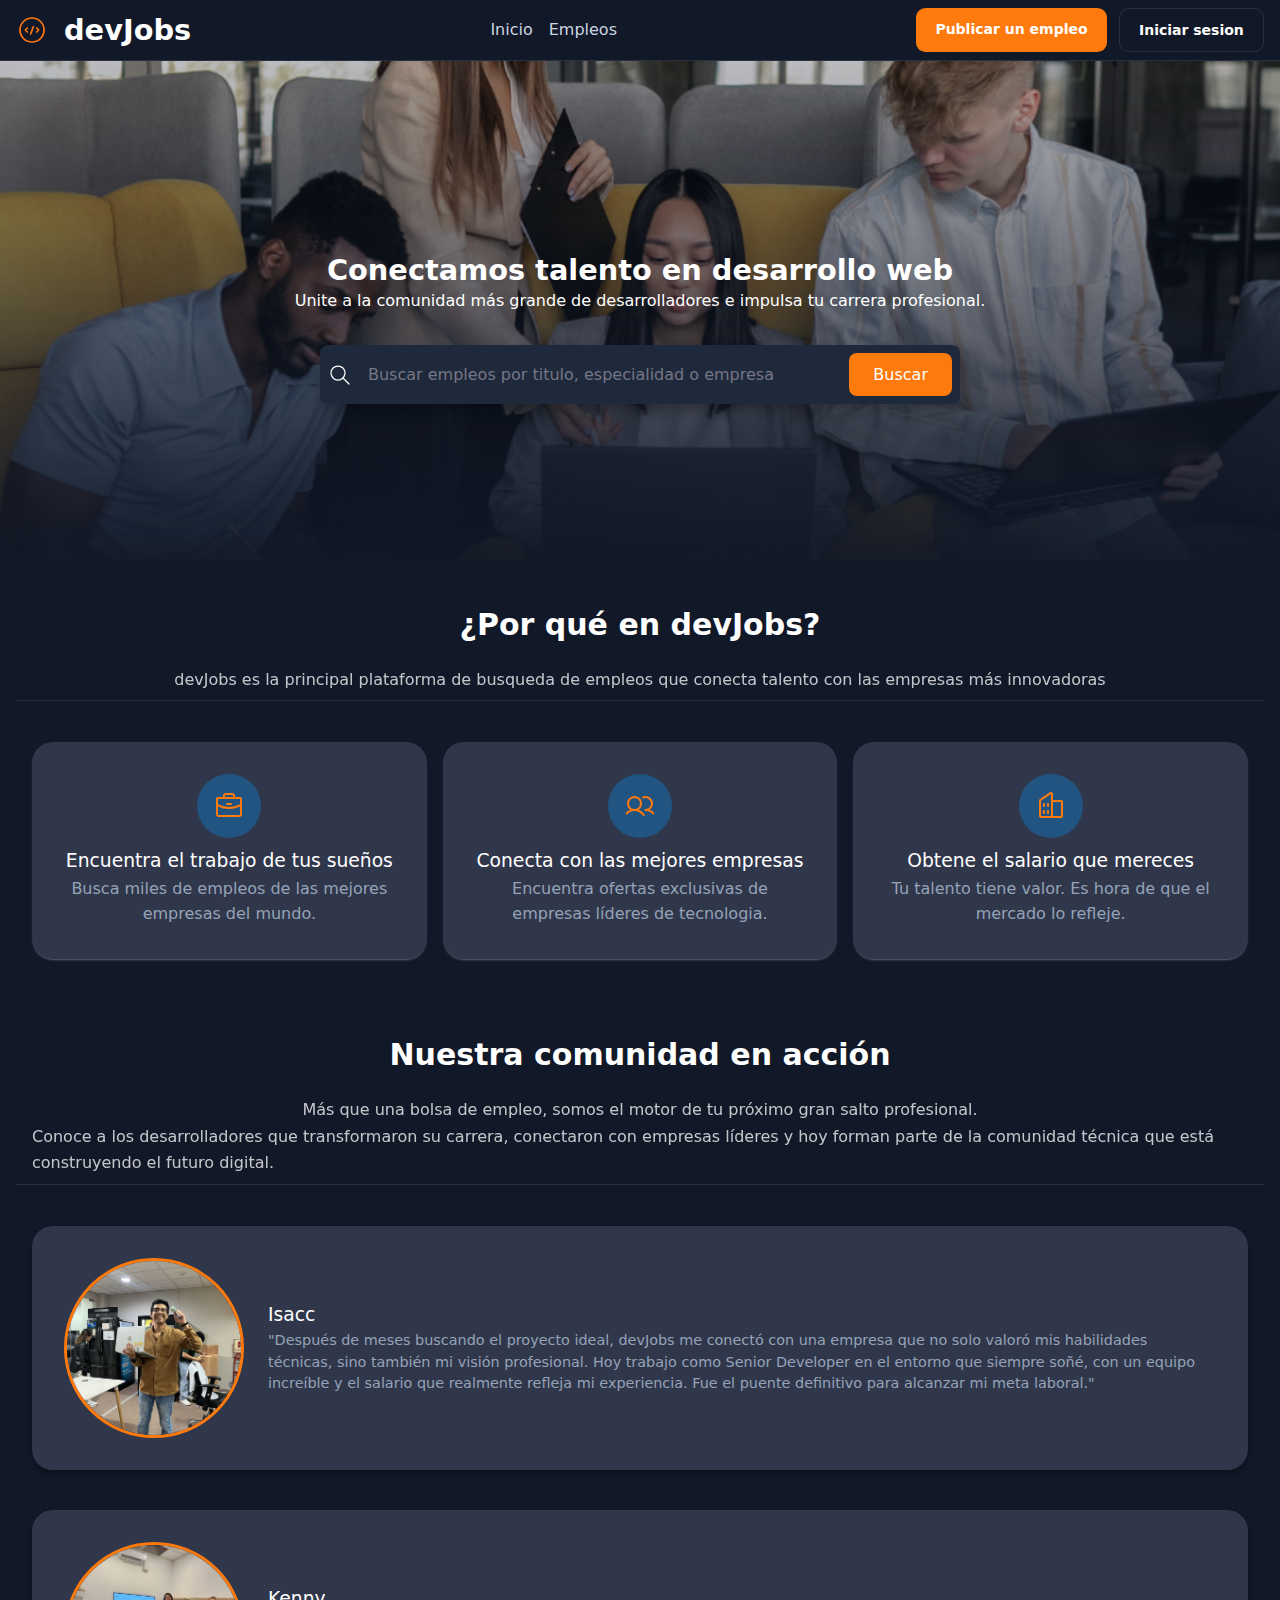
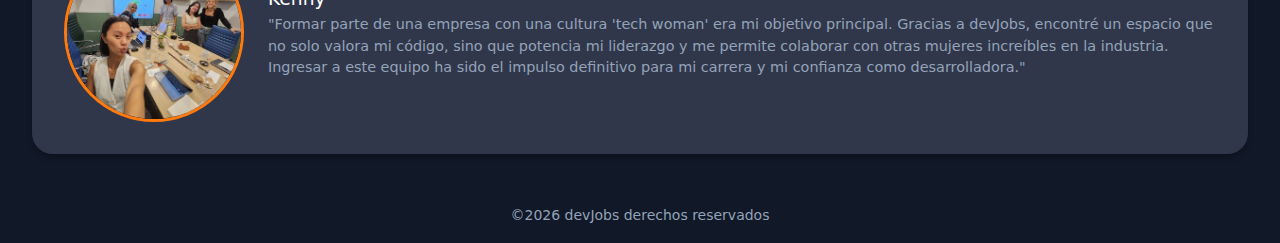
<file: devJobs/html-css/index.html>
<!DOCTYPE html>

<html>
    
    <head> 
        <title>devJobs-Inicio</title>
        <meta  charset="UTF-8"/>
        <meta name="description" content="Encuentra las mejores ofertas de trabajo para desarrolladores en devJobs">
        <link rel="stylesheet" href="styles.css" />
    </head>

<body>
    <header>
        <h1>
            <svg xmlns="http://www.w3.org/2000/svg" width="24" height="24" viewBox="0 0 24 24" fill="none" stroke="currentColor" stroke-width="1.25" stroke-linecap="round" stroke-linejoin="round" class="icon icon-tabler icons-tabler-outline icon-tabler-code-circle-2"><path stroke="none" d="M0 0h24v24H0z" fill="none"/><path d="M8.5 13.5l-1.5 -1.5l1.5 -1.5" /><path d="M15.5 10.5l1.5 1.5l-1.5 1.5" /><path d="M3 12a9 9 0 1 0 18 0a9 9 0 1 0 -18 0" /><path d="M13 9.5l-2 5.5" />
            </svg>
            devJobs
        </h1>

        <nav>
            <a  href="index.html">Inicio</a>
            <a  href="empleos.html">Empleos</a>
        </nav>
        <div class="header-acciones">
            <a href="" class="btn-publicar">Publicar un empleo</a>
            <a href="" class="btn-iniciar">Iniciar sesion</a>
        </div>

    </header>
    <main>
        <section>
            <img src="../imagenes/developers.png"/>
            <h1>Conectamos talento en desarrollo web </h1>
            <p>Unite a la comunidad más grande de desarrolladores e impulsa tu carrera profesional.</p>

            <form role="search">
                <div>
                <svg xmlns="http://www.w3.org/2000/svg" width="24" height="24" viewBox="0 0 24 24" fill="none" stroke="currentColor" stroke-width="1.25" stroke-linecap="round" stroke-linejoin="round" class="icon icon-tabler icons-tabler-outline icon-tabler-search"><path stroke="none" d="M0 0h24v24H0z" fill="none"/><path d="M3 10a7 7 0 1 0 14 0a7 7 0 1 0 -14 0" /><path d="M21 21l-6 -6" /></svg>
                <input type="text" placeholder="Buscar empleos por titulo, especialidad o empresa">
                <button type="submit">Buscar</button>
                </div>
            </form>
        </section>

        <section>
            <header>
                <h2>¿Por qué en devJobs?</h2>
                <p>devJobs es la principal plataforma de busqueda de empleos que conecta talento con las empresas más innovadoras</p>
            </header>
            
            <footer>

            <article> 
                <svg fill="currentColor" height="32" viewBox="0 0 256 256" width="32" xmlns="http://www.w3.org/2000/svg"
            aria-hidden="true">
            <path
            d="M216,56H176V48a24,24,0,0,0-24-24H104A24,24,0,0,0,80,48v8H40A16,16,0,0,0,24,72V200a16,16,0,0,0,16,16H216a16,16,0,0,0,16-16V72A16,16,0,0,0,216,56ZM96,48a8,8,0,0,1,8-8h48a8,8,0,0,1,8,8v8H96ZM216,72v41.61A184,184,0,0,1,128,136a184.07,184.07,0,0,1-88-22.38V72Zm0,128H40V131.64A200.19,200.19,0,0,0,128,152a200.25,200.25,0,0,0,88-20.37V200ZM104,112a8,8,0,0,1,8-8h32a8,8,0,0,1,0,16H112A8,8,0,0,1,104,112Z">
            </path>
        </svg>
            <h3>Encuentra el trabajo de tus sueños</h3>
            <p>Busca miles de empleos de las mejores empresas del mundo.</p>
        </article>

        <article> 
            <svg fill="currentColor" height="32" viewBox="0 0 256 256" width="32" xmlns="http://www.w3.org/2000/svg"
            aria-hidden="true">
            <path
              d="M117.25,157.92a60,60,0,1,0-66.5,0A95.83,95.83,0,0,0,3.53,195.63a8,8,0,1,0,13.4,8.74,80,80,0,0,1,134.14,0,8,8,0,0,0,13.4-8.74A95.83,95.83,0,0,0,117.25,157.92ZM40,108a44,44,0,1,1,44,44A44.05,44.05,0,0,1,40,108Zm210.14,98.7a8,8,0,0,1-11.07-2.33A79.83,79.83,0,0,0,172,168a8,8,0,0,1,0-16,44,44,0,1,0-16.34-84.87,8,8,0,1,1-5.94-14.85,60,60,0,0,1,55.53,105.64,95.83,95.83,0,0,1,47.22,37.71A8,8,0,0,1,250.14,206.7Z">
            </path>
            </svg>
            <h3>Conecta con las mejores empresas</h3>
            <p>Encuentra ofertas exclusivas de empresas líderes de tecnologia.</p>
        </article>

        <article> 
             <svg fill="currentColor" height="32" viewBox="0 0 256 256" width="32" xmlns="http://www.w3.org/2000/svg"
            aria-hidden="true">
            <path
              d="M240,208H224V96a16,16,0,0,0-16-16H144V32a16,16,0,0,0-24.88-13.32L39.12,72A16,16,0,0,0,32,85.34V208H16a8,8,0,0,0,0,16H240a8,8,0,0,0,0-16ZM208,96V208H144V96ZM48,85.34,128,32V208H48ZM112,112v16a8,8,0,0,1-16,0V112a8,8,0,1,1,16,0Zm-32,0v16a8,8,0,0,1-16,0V112a8,8,0,1,1,16,0Zm0,56v16a8,8,0,0,1-16,0V168a8,8,0,0,1,16,0Zm32,0v16a8,8,0,0,1-16,0V168a8,8,0,0,1,16,0Z">
            </path>
          </svg>
            <h3>Obtene el salario que mereces </h3>
            <p>Tu talento tiene valor. Es hora de que el mercado lo refleje.</p>
        </article>
       </footer>
   </section>

    <section>
         <header>
                <h2>Nuestra comunidad en acción</h2>
                <p>Más que una bolsa de empleo, somos el motor de tu próximo gran salto profesional. </p>
                <p>Conoce a los desarrolladores que transformaron su carrera, conectaron con empresas líderes y hoy forman parte de la comunidad técnica que está construyendo el futuro digital.</p>
            </header>
        <footer>

        <article>
        <img src="../imagenes/employee.jpg" alt="">
        <div  class="testimonial-content"> 
        <h3>Isacc</h3>
        <p>"Después de meses buscando el proyecto ideal, devJobs me conectó con una empresa que no solo valoró mis habilidades técnicas, sino también mi visión profesional. Hoy trabajo como Senior Developer en el entorno que siempre soñé, con un equipo increíble y el salario que realmente refleja mi experiencia. Fue el puente definitivo para alcanzar mi meta laboral."</p>
        </div>
    </article>
            <article>
            <img src="../imagenes/team.jpg" alt="">
            <div  class="testimonial-content">
            <h3>Kenny</h3>
            <p>"Formar parte de una empresa con una cultura 'tech woman' era mi objetivo principal. Gracias a devJobs, encontré un espacio que no solo valora mi código, sino que potencia mi liderazgo y me permite colaborar con otras mujeres increíbles en la industria. Ingresar a este equipo ha sido el impulso definitivo para mi carrera y mi confianza como desarrolladora."</p>
            </div>
        </article>
        </footer>
    </section>

    </main>
    <footer>
        <small>&copy;2026 devJobs derechos reservados</small>
    </footer>
    
</body>

</html>
</file>
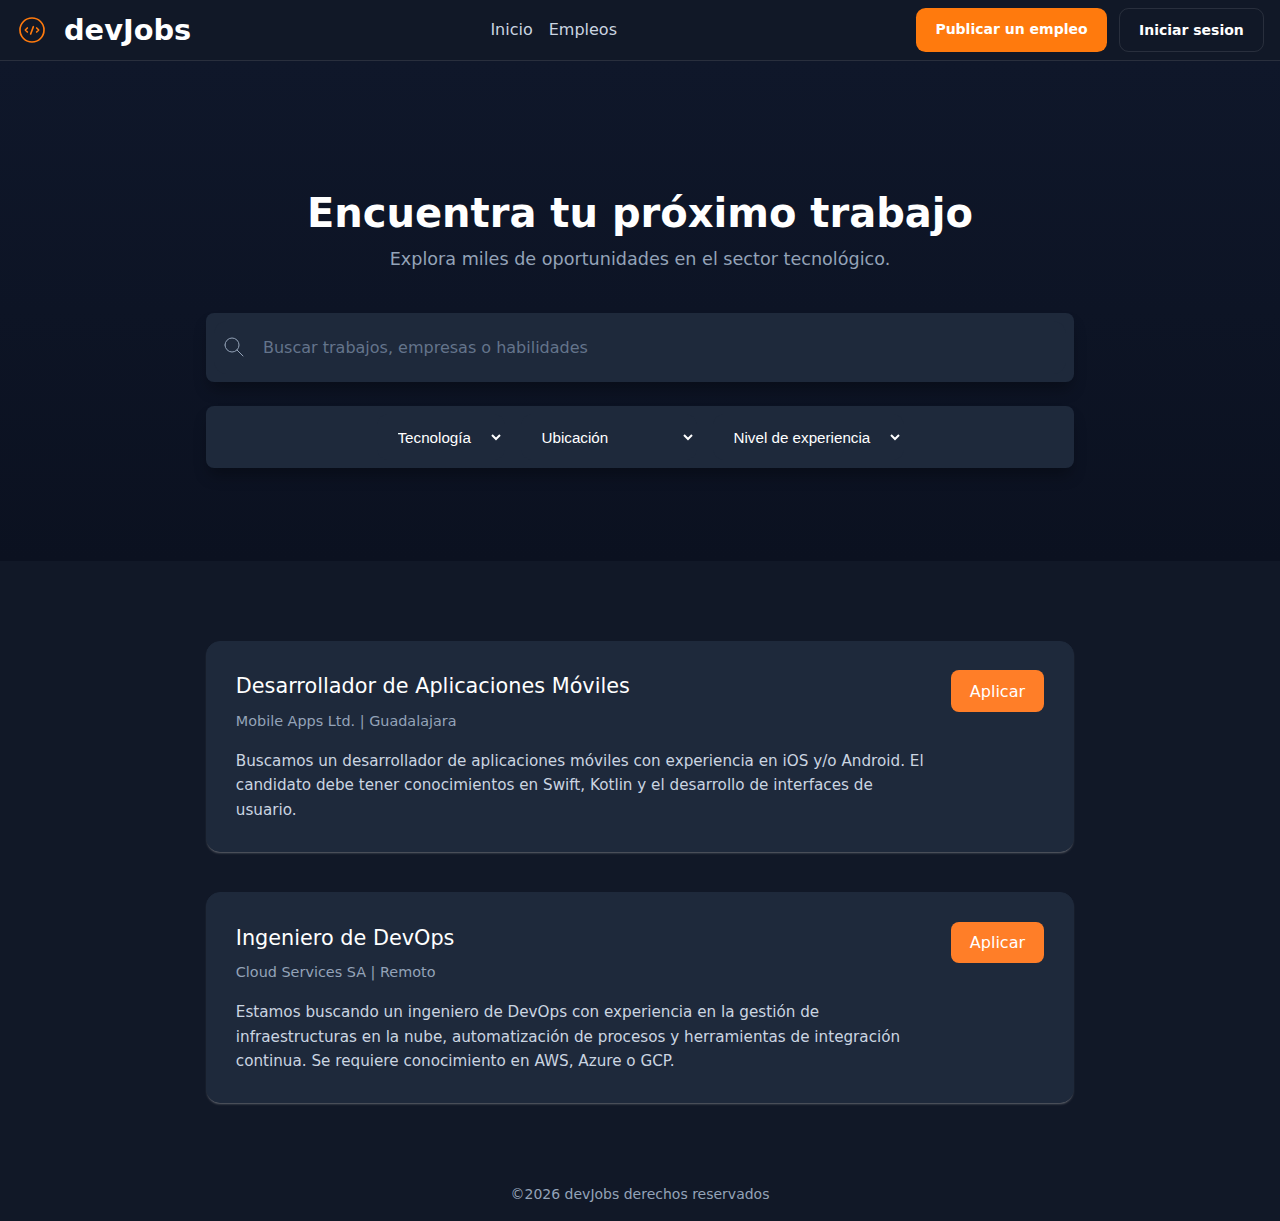
<file: devJobs/html-css/empleos.html>
<html lang="en">

<head>
    <title>devJobs-Empleos</title>
        <meta  charset="UTF-8"/>
        <meta name="description" content="Listado con empleos y filtros para encontrar el puesto ideal">
        <link rel="stylesheet" href="./styles.css" />
    </head>

<body>
    <header>
        <h1>
            <svg xmlns="http://www.w3.org/2000/svg" width="24" height="24" viewBox="0 0 24 24" fill="none" stroke="currentColor" stroke-width="1.25" stroke-linecap="round" stroke-linejoin="round" class="icon icon-tabler icons-tabler-outline icon-tabler-code-circle-2"><path stroke="none" d="M0 0h24v24H0z" fill="none"/><path d="M8.5 13.5l-1.5 -1.5l1.5 -1.5" /><path d="M15.5 10.5l1.5 1.5l-1.5 1.5" /><path d="M3 12a9 9 0 1 0 18 0a9 9 0 1 0 -18 0" /><path d="M13 9.5l-2 5.5" />
            </svg>
            devJobs
        </h1>

        <nav>
            <a  href="index.html">Inicio</a>
            <a  href="empleos.html">Empleos</a>
        </nav>
        <div class="header-acciones">
            <a href="" class="btn-publicar">Publicar un empleo</a>
            <a href="" class="btn-iniciar">Iniciar sesion</a>
        </div>

    </header>
    <main>
    <section class="jobs-search">
    <h1>Encuentra tu próximo trabajo</h1>
    <p>Explora miles de oportunidades en el sector tecnológico.</p>

    <form role="search">
      <div class="search-bar">
        <svg xmlns="https://www.w3.org/2000/svg"
             width="24"
             height="24"
             viewBox="0 0 24 24"
             fill="none"
             stroke="currentColor"
             stroke-width="1"
             stroke-linecap="round"
             stroke-linejoin="round"
             class="icon icon-tabler icons-tabler-outline icon-tabler-search">
             
          <path stroke="none" d="M0 0h24v24H0z" fill="none" />
          <path d="M10 10m-7 0a7 7 0 1 0 14 0a7 7 0 1 0 -14 0" />
          <path d="M21 21l-6 -6" />
        </svg>

        <input
          required
          type="text"
          placeholder="Buscar trabajos, empresas o habilidades">
      </div>

      <div class="search-filters">
        <select name="technology" id="technology">
          <option value="">Tecnología</option>
          <option value="javascript">JavaScript</option>
          <option value="python">Python</option>
          <option value="java">Java</option>
          <option value="react">React</option>
          <option value="nodejs">Node.js</option>
        </select>

        <select name="location" id="location">
          <option value="">Ubicación</option>
          <option value="remoto">Remoto</option>
          <option value="guadalajara">Argentina</option>
          <option value="cdmx">Ciudad de México</option>
          <option value="guadalajara">Guadalajara</option>
          <option value="monterrey">Monterrey</option>
          <option value="barcelona">Barcelona</option>
        </select>

        <select name="experience" id="experience">
          <option value="">Nivel de experiencia</option>
          <option value="junior">Junior</option>
          <option value="mid">Mid-level</option>
          <option value="senior">Senior</option>
          <option value="lead">Lead</option> 
        </select>
      </div>
    </form>
  </section>
  <section class="jobs-listing">
    <article>
  <div>
    <h3>Desarrollador de Aplicaciones Móviles</h3>
    <small>Mobile Apps Ltd. | Guadalajara</small>
    <p>
      Buscamos un desarrollador de aplicaciones móviles con experiencia en iOS y/o Android.
      El candidato debe tener conocimientos en Swift, Kotlin y el desarrollo de interfaces de usuario.
    </p>
  </div>
  <button>Aplicar</button>
</article>

<article>
  <div>
    <h3>Ingeniero de DevOps</h3>
    <small>Cloud Services SA | Remoto</small>
    <p>
      Estamos buscando un ingeniero de DevOps con experiencia en la gestión de infraestructuras en la nube,
      automatización de procesos y herramientas de integración continua.
      Se requiere conocimiento en AWS, Azure o GCP.
    </p>
  </div>
  <button>Aplicar</button>
</article>


  </section>

    </main>
    <footer>
        <small>&copy;2026 devJobs derechos reservados</small>
    </footer>
</body>
</html>
</file>
<file: devJobs/html-css/styles.css>
* {
  margin: 0;
  padding: 0;
  box-sizing: border-box;
}


:root {
  --primary: #ff7a0d; 
  --primary-dark: #0a3d66;
  --primary-hover: #0d5ba8;
  --primary-light: #ff7a0d;
  --background: #111827; 
  --text-primary: #ffffff;
  --text-secondary: #cbd5e1;
  --text-muted: #94a3b8;
  --border: rgba(255, 255, 255, 0.1);
  --card-bg: #31374b; 
  --shadow: rgba(0, 0, 0, 0.3);
  --input-bg: #1e293b;
  --hsla-example: hsla(210, 100%, 56%, 1);
}



@font-face {
  font-family: 'Inter Variable';
  font-style: normal;
  font-display: swap;
  font-weight: 100 900;
  src: url(https://cdn.jsdelivr.net/fontsource/fonts/inter:vf@latest/latin-wght-normal.woff2) format('woff2-variations');
  unicode-range: U+0000-00FF,U+0131,U+0152-0153,U+02BB-02BC,U+02C6,U+02DA,U+02DC,U+0304,U+0308,U+0329,U+2000-206F,U+20AC,U+2122,U+2191,U+2193,U+2212,U+2215,U+FEFF,U+FFFD;
}


body {
  font-family: system-ui;
  background-color: var(--background);
  color: var(--text-primary);
  min-height: 100vh;
  display: flex;
  flex-direction: column;
  line-height: 1.6;
}

/* Títulos principales */
h1 {
  font-size: 1.8rem;
  line-height: 1.2;
  text-wrap: balance;
  display: flex;
  align-items: center;
  gap: 1rem;

  svg {
    width: 2rem;
    height: 2rem;
    color: var(--primary-light);
  }
}
  h1+ p {
  text-wrap: balance;
  margin-bottom: 2rem
}




/* Header */
header {
  border-bottom: 1px solid var(--border);
  background: var(--background);
  padding: .5rem 1rem;
  display: flex;
  align-items: center;
  justify-content: space-between;
  gap: 2rem;

  h2{
    font-size: 1.25rem;
    font-weight: 700;
    color: var(--text-primary);
  }
}

/* Navegación del header a otras páginas */
nav {
  align-items: center;
  gap: 1rem;
  display: flex;

  a {
    text-decoration: none;
    color: var(--text-secondary);
    transition: color 0.2s;
    font-weight: 500;

    &:hover, &:focus {
      color: var(--primary);
      outline: none;
    }
  }
}

/* Botones del Header */
header div a {
  padding: 0.5rem 1rem;
  border-radius: 0.5rem;
  background-color: #1E293B;
  color: var(--text-primary);
  display: inline-block;
  font-size: 0.875rem;
  font-weight: 700;
  text-decoration: none;
  /* TODO */
}
.header-acciones {
  display: flex;
  gap: 0.75rem;
}

/* Estilo base */
.header-acciones a {
  padding: 0.6rem 1.2rem;
  border-radius: 0.6rem;
  font-size: 0.875rem;
  font-weight: 600;
  text-decoration: none;
  transition: all 0.25s ease;
  display: inline-block;
}

/* Botón principal */
.btn-publicar{
  background-color: var(--primary);
  color: white;
}

.btn-publicar:hover {
  background-color: var(--primary-hover);
  transform: translateY(-2px);
  box-shadow: 0 8px 20px rgba(41, 61, 80, 0.35);
}

/* Botón secundario */
.btn-iniciar {
  border: 1px solid var(--border);
  color: var(--text-primary);
  background-color: transparent;
}

.btn-iniciar:hover {
  background-color: var(--card-bg);
  border-color: var(--primary);
  color: var(--primary);
}





/* Hero */
main > section:nth-child(1) {
  height: 500px;
  text-align: center;
  display: flex;
  flex-direction: column;
  justify-content: center;
  align-items: center;

  h1 {
    padding-top: 36px;
  }

  & > img {
    position: absolute;
    width: 100%;
    height: 100%;
    object-fit: cover;
    z-index: -1;
    left: 0;
    right: 0;
    mask-image: linear-gradient(to bottom, rgba(16, 25, 34, 1) 5%, rgba(16, 25, 34, 0) 80%);
  }
}

/* Formulario de Búsqueda */
form {
  max-width: 42rem;
  width: 100%;
  margin: 0 auto;
  padding-inline: 1rem;
}

form > div {
  display: flex;
  align-items: center;
  background-color: var(--input-bg);
  border-radius: 0.5rem;
  box-shadow: 0 10px 15px -3px var(--shadow);
  padding: 0.5rem;
  gap: 0.5rem;
}

form span {
  padding-left: 0.75rem;
  color: var(--text-muted);
  display: flex;
  align-items: center;
  flex-shrink: 0;
}

form input[type="text"] {
  flex: 1;
  background: transparent;
  border: none;
  outline: none;
  color: var(--text-primary);
  padding: 0.75rem 0.5rem;
  font-size: 1rem;
  font-family: inherit;
}

form input[type="text"]::placeholder {
  color: #767685;
}

button {
  padding: 0.75rem 1.5rem;
  border-radius: 0.5rem;
  background-color: var(--primary);
  color: white;
  font-weight: 400;
  border: none;
  cursor: pointer;
  transition: all 0.2s;
  font-family: inherit;
  font-size: 1rem;
  white-space: nowrap;

  &:hover, /* pseudo-clase que significa que el ratón está encima */
  &:focus { /* pseudo-clase que significa que el elemento tiene el foco */
    background-color: var(--primary-hover);
    outline: 2px solid white;
    outline-offset: 2px;
  }

  &:active { 
    transform: scale(0.90)
  }

  &:disabled {
    opacity: .5;
    pointer-events: none;
  }
}

/* Features Section */

main > section:nth-child(2){
  padding-inline: 1rem;
  background-color: var(--background);
  padding-top: 2rem;

  & > header {
    gap: 2px;
    flex-direction: column;

    h2 {
      margin-bottom: 1rem;
    }

    p {
      opacity: .75;
    }
  }

  & > div {
    max-width: 1280px;
    margin: 0 auto;
  }
}

main > section:nth-child(2) h2 {
  font-size: 1.875rem;
  font-weight: 700;
  color: var(--text-primary);
  margin-bottom: 1rem;
}

main > section:nth-child(2) > div > div:first-child > p {
  font-size: 1.125rem;
  color: var(--text-muted);
  max-width: 42rem;
  margin: 0 auto;
}


/* Grid de Features */
main > section:nth-child(2) footer {
  display: grid;
  grid-template-columns: repeat(auto-fit, minmax(280px, 1fr));
  gap: 16px;
  margin-top: 25px;
}

/* Feature Cards */
/* article {
  background-color: var(--card-bg);
  padding: 2rem;
  margin-bottom: 16px;
  border-radius: 0.5rem;                   
  box-shadow: 0px 1px 3px 0 var(--shadow); 

  svg {
    color: var(--primary-light);          
    background: rgba(0, 153, 255, 0.3);  
    border-radius: 9999px;               
    width: 64px;                         
    height: 64px;                        
    padding: 16px;                       
  }

  h3 {
    font-weight: 500;
  }

  p {
    color: var(--text-muted);
  }
} */

/* Footer */
footer {
  background-color: var(--background);
  /* border-top: 1px solid var(--border);*/
  text-align: center;
  padding: 16px;

  small {
    color: var(--text-muted);
    font-size: 0.875rem;
  }
}

article {
  background-color: var(--card-bg);
  padding: 2rem;
  margin-bottom: 16px;
  border-radius: 1.3rem;
  box-shadow: 0px 2px 3px -2px rgba(192, 191, 191, 0.918);

  svg {
    color: var(--primary-light);
    background: rgba(0, 153, 255, .3);
    width: 64px;
    height: 64px;
    border-radius: 100%;
    padding: 16px;
  }

  p {
    color: var(--text-muted);
  }

  h3 {
    font-weight: 500;
  }
}


main > section:nth-child(3){
  padding-inline: 1rem;
  background-color: var(--background);
  padding-top: 2rem;

  & > header {
    gap: 2px;
    flex-direction: column;

    h2 {
      margin-bottom:1rem;
    }

    p {
      opacity: .75;
    }
  }

  & > div {
    max-width: 1280px;
    margin: 0 auto;
  }
}

main > section:nth-child(3) h2 {
  font-size: 1.875rem;
  font-weight: 700;
  color: var(--text-primary);
  margin-bottom: 1rem;
}
/* Grid de Features */
main > section:nth-child(3) footer {
  display: grid;
  grid-template-columns:repeat(auto-fit, minmax(600px, 1fr));
  gap: 24px;
  margin-top: 25px;

}


/* Estilo para las tarjetas de experiencias */
main > section:nth-child(3) article {
    background-color: var(--card-bg);
    padding: 2rem;
    border-radius: 1.3rem;
    text-align: center;
    display: flex;
    flex-direction: row;
    align-items: center;
    text-align: left;
    gap: 24px; 
    box-shadow: 0 4px 6px -1px var(--shadow);
    transition: transform 0.3s ease, box-shadow 0.3s ease;
}
main > section:nth-child(3) article p {
    font-size: 0.9rem;  
    line-height: 1.5;    
}
/* Estilización de las imágenes */
main > section:nth-child(3) article img {
    width: 180px;           
    height: 180px;          
    border-radius: 80%;     
    object-fit: cover;     
    border: 3px solid var(--primary);
    margin:0;  
    background-color: var(--background);
    flex-shrink: 0; 
    transition: transform 0.4s ease;
}

/* Hover en bloque completo */
main > section:nth-child(3) article:hover {
    transform: translateY(-10px);
    box-shadow: 0 15px 30px -3px var(--shadow);
}

/* Zoom suave a la imagen */
main > section:nth-child(3) article:hover img {
    transform: scale(1.08);
}

/*responsive*/
@media (max-width: 768px) {

  /* Grid pasa a 1 columna */
  main > section:nth-child(3) footer {
    grid-template-columns: 1fr;
  }

  /* Card en columna */
  main > section:nth-child(3) article {
    flex-direction: column;
    text-align: center;
    align-items: center;
  }

  /* Imagen más chica en mobile */
  main > section:nth-child(3) article img {
    width: 140px;
    height: 140px;
  }

  /* Espaciado del texto */
  main > section:nth-child(3) .testimonial-content {
    margin-top: 1rem;
  }
}

/*empleos*/

.jobs-search {
  padding: 4rem 2rem;
  text-align: center;
  background: linear-gradient(
    180deg,
    #0f172a 0%,
    #0b1120 100%
  );

  h1 {
    font-size: 2.5rem;
    margin-bottom: 0.5rem;
    color: #ffffff;
  }

  p {
    color: #94a3b8;
    margin-bottom: 2.5rem;
    font-size: 1.1rem;
  }

  form[role="search"] {
    max-width: 900px;
    margin: 0 auto;
  }

  .search-bar {
    position: relative;
    margin-bottom: 1.5rem;

    svg {
      position: absolute;
      top: 50%;
      left: 1rem;
      transform: translateY(-50%);
      color: #94a3b8;
    }

    input {
      width: 100%;
      padding: 1rem 1rem 1rem 3rem;
      border-radius: 12px;
      border: 1px solid #1e293b;
      background-color: #1e293b;
      color: #fff;
      font-size: 1rem;
      transition: all 0.3s ease;

      &::placeholder {
        color: #64748b;
      }

      &:focus {
        outline: none;
        border-color: #3b82f6;
        box-shadow: 0 0 0 3px rgba(59, 130, 246, 0.2);
      }
    }
  }

  .search-filters {
    display: flex;
    gap: 1rem;
    justify-content: center;
    flex-wrap: wrap;

    select {
      padding: 0.8rem 1rem;
      border-radius: 10px;
      border: 1px solid #1e293b;
      background-color: #1e293b;
      color: #fff;
      font-size: 0.95rem;
      cursor: pointer;
      transition: all 0.3s ease;

      &:hover {
        border-color: #3b82f6;
      }

      &:focus {
        outline: none;
        border-color: #3b82f6;
        box-shadow: 0 0 0 2px rgba(59, 130, 246, 0.2);
      }
    }
  }
}

/*jobs listing*/
.jobs-listing {
  max-width: 900px;
  margin: 3rem auto;
  padding: 0 2rem;
  display: flex;
  flex-direction: column;
  gap: 1.5rem;

  article {
    background-color: #1e293b;
    border: 1px solid #1e293b;
    border-radius: 14px;
    padding: 1.8rem;
    display: flex;
    justify-content: space-between;
    align-items: flex-start;
    gap: 1.5rem;
    transition: all 0.3s ease;

    &:hover {
      border-color: #3b82f6;
      transform: translateY(-4px);
      box-shadow: 0 10px 25px rgba(0, 0, 0, 0.25);
    }

    div {
      flex: 1;

      h3 {
        font-size: 1.3rem;
        color: #ffffff;
        margin-bottom: 0.4rem;
      }

      small {
        display: block;
        color: #94a3b8;
        margin-bottom: 1rem;
        font-size: 0.9rem;
      }

      p {
        color: #cbd5e1;
        line-height: 1.6;
        font-size: 0.95rem;
      }
    }

    button {
      background-color: #ff7e28;
      color: #ffffff;
      border: none;
      padding: 0.7rem 1.2rem;
      border-radius: 8px;
      cursor: pointer;
      font-weight: 500;
      transition: all 0.3s ease;
      white-space: nowrap;

      &:hover {
        background-color: #3b82f6;
        transform: translateY(-2px);
      }

      &:active {
        transform: scale(0.96);
      }
    }
  }
}
</file>
